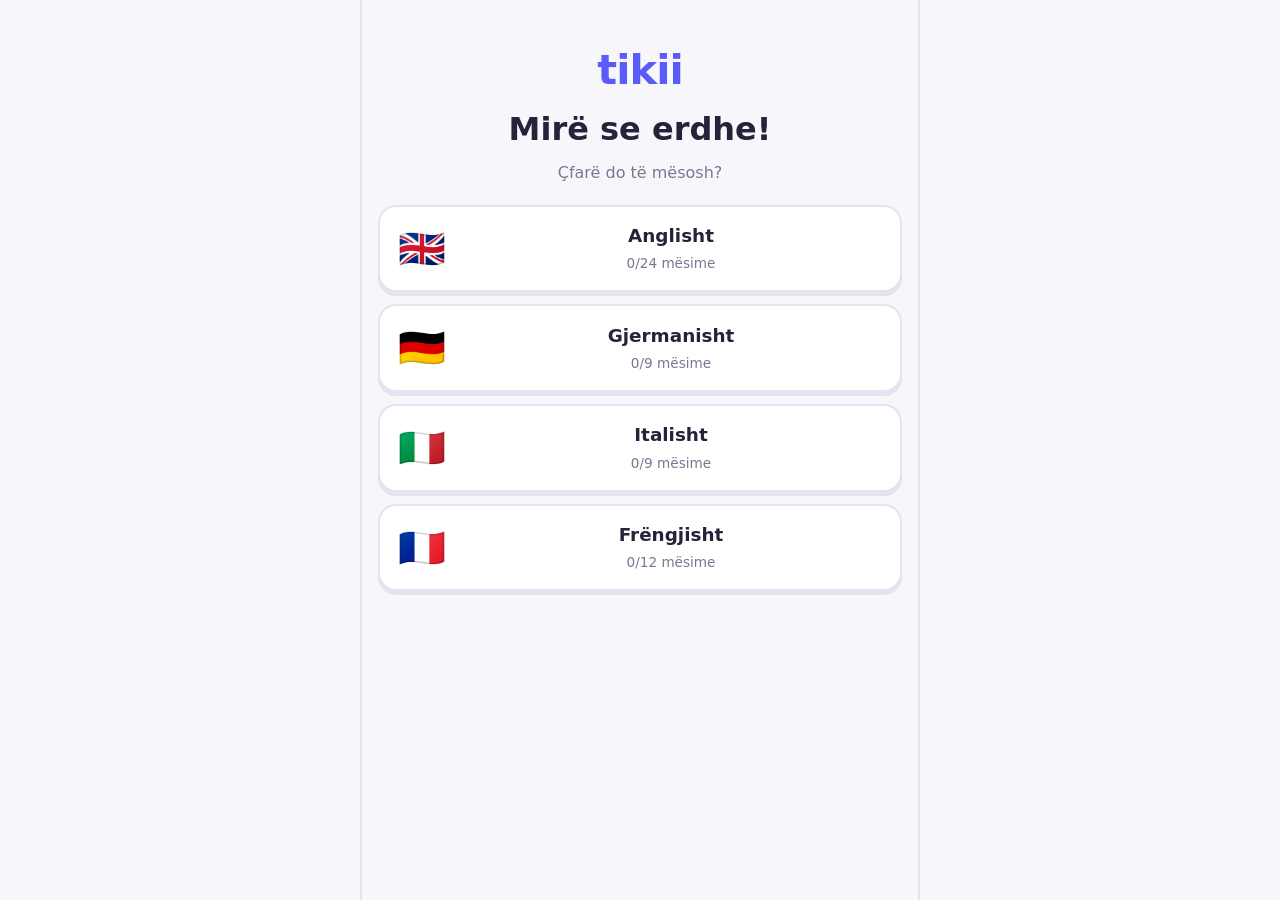
<file: index.html>
<!doctype html>
<html lang="sq">
<head>
  <meta charset="utf-8">
  <meta name="viewport" content="width=device-width, initial-scale=1, viewport-fit=cover">
  <title>Tikii</title>
  <meta name="description" content="Aplikacioni im personal për të mësuar gjuhë.">
  <meta name="theme-color" content="#5b5bf7">
  <meta name="apple-mobile-web-app-capable" content="yes">
  <meta name="apple-mobile-web-app-status-bar-style" content="default">
  <meta name="apple-mobile-web-app-title" content="Tikii">
  <link rel="manifest" href="manifest.json">
  <link rel="icon" href="icons/icon.svg" type="image/svg+xml">
  <link rel="apple-touch-icon" href="icons/icon-192.png">
  <link rel="stylesheet" href="css/style.css">
</head>
<body>
  <div id="app"></div>
  <noscript>Ky aplikacion ka nevojë për JavaScript.</noscript>
  <script src="js/courses.js"></script>
  <script src="js/app.js"></script>
</body>
</html>
</file>
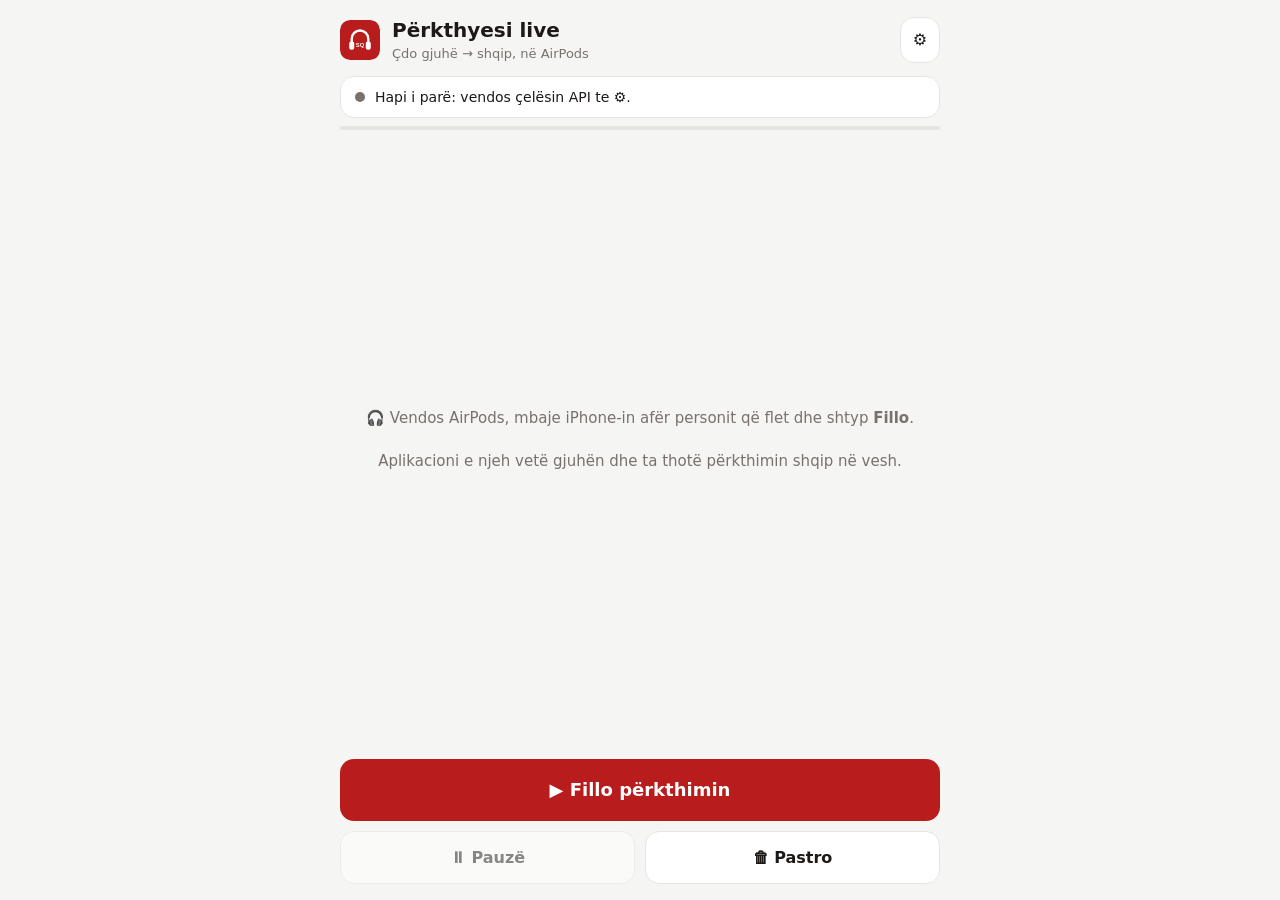
<file: perkthyes/index.html>
<!doctype html>
<html lang="sq">
<head>
  <meta charset="utf-8">
  <meta name="viewport" content="width=device-width, initial-scale=1, viewport-fit=cover">
  <title>Përkthyesi live</title>
  <meta name="description" content="Përkthim live nga çdo gjuhë në shqip, direkt në AirPods.">
  <meta name="theme-color" content="#b91c1c">
  <meta name="apple-mobile-web-app-capable" content="yes">
  <meta name="apple-mobile-web-app-status-bar-style" content="black-translucent">
  <meta name="apple-mobile-web-app-title" content="Përkthyesi">
  <link rel="manifest" href="manifest.json">
  <link rel="icon" href="icon.svg" type="image/svg+xml">
  <link rel="apple-touch-icon" href="icon.svg">
  <style>
    :root {
      --bg: #f5f5f4; --card: #fff; --text: #1c1917; --muted: #78716c; --line: #e7e5e4;
      --accent: #b91c1c; --accent-soft: #fee2e2; --ok: #15803d; --warn-bg: #fef3c7; --warn-text: #78350f;
    }
    @media (prefers-color-scheme: dark) {
      :root {
        --bg: #0c0a09; --card: #1c1917; --text: #f5f5f4; --muted: #a8a29e; --line: #292524;
        --accent: #ef4444; --accent-soft: #3b0d0d; --ok: #22c55e; --warn-bg: #3a2a07; --warn-text: #fde68a;
      }
    }
    * { box-sizing: border-box; -webkit-tap-highlight-color: transparent; }
    html, body { height: 100%; }
    body {
      margin: 0; background: var(--bg); color: var(--text);
      font: 16px/1.45 system-ui, -apple-system, "Segoe UI", Roboto, sans-serif;
      padding: calc(env(safe-area-inset-top) + 8px) 16px calc(16px + env(safe-area-inset-bottom));
    }
    main { max-width: 600px; margin: 0 auto; display: flex; flex-direction: column; min-height: 100%; }
    header { display: flex; align-items: center; gap: 12px; padding: 8px 0 12px; }
    header img { width: 40px; height: 40px; border-radius: 10px; }
    header h1 { font-size: 20px; margin: 0; }
    header p { margin: 0; color: var(--muted); font-size: 13px; }
    header .gear { margin-left: auto; width: auto; padding: 10px 12px; background: var(--card); color: var(--text); border: 1px solid var(--line); }

    button {
      font: inherit; font-weight: 600; border: 0; border-radius: 14px; cursor: pointer;
      padding: 14px 18px; width: 100%; background: var(--accent); color: #fff;
    }
    button.secondary { background: var(--card); color: var(--text); border: 1px solid var(--line); }
    button:disabled { opacity: .5; cursor: default; }

    .status { display: flex; align-items: center; gap: 10px; background: var(--card); border: 1px solid var(--line);
      border-radius: 14px; padding: 10px 14px; font-size: 14px; }
    .dot { width: 10px; height: 10px; border-radius: 50%; background: var(--muted); flex: none; }
    .dot.live { background: var(--ok); box-shadow: 0 0 0 0 var(--ok); animation: ping 1.6s infinite; }
    .dot.busy { background: #f59e0b; }
    .dot.err { background: var(--accent); }
    @keyframes ping { 0% { box-shadow: 0 0 0 0 rgba(34,197,94,.6); } 100% { box-shadow: 0 0 0 10px rgba(34,197,94,0); } }
    .status .time { margin-left: auto; color: var(--muted); font-variant-numeric: tabular-nums; }
    .meter { height: 4px; border-radius: 4px; background: var(--line); overflow: hidden; margin-top: 8px; }
    .meter i { display: block; height: 100%; width: 0; background: var(--ok); transition: width .08s linear; }

    #feed { flex: 1; overflow-y: auto; margin: 12px 0; display: flex; flex-direction: column; gap: 10px; min-height: 200px; }
    .empty { color: var(--muted); text-align: center; margin: auto; padding: 24px; font-size: 15px; }
    .card { background: var(--card); border: 1px solid var(--line); border-radius: 16px; padding: 12px 14px; }
    .card .src { color: var(--muted); font-size: 14px; margin-bottom: 6px; }
    .card .src:empty::before { content: "…"; }
    .card .sq { font-size: 19px; font-weight: 600; }
    .card .sq:empty::before { content: "duke përkthyer…"; color: var(--muted); font-weight: 400; font-size: 15px; }
    .card.speaking { border-color: var(--accent); background: var(--accent-soft); }

    .controls { display: grid; grid-template-columns: 1fr 1fr; gap: 10px; position: sticky; bottom: 0; padding-top: 8px; background: var(--bg); }
    .controls #start { grid-column: 1 / -1; padding: 18px; font-size: 18px; }

    dialog { border: 0; border-radius: 20px; padding: 0; width: min(560px, calc(100% - 24px)); background: var(--card); color: var(--text); }
    dialog::backdrop { background: rgba(0,0,0,.5); }
    .sheet { padding: 18px; display: flex; flex-direction: column; gap: 14px; max-height: 85vh; overflow-y: auto; }
    .sheet h2 { margin: 0; font-size: 18px; }
    label { display: flex; flex-direction: column; gap: 6px; font-size: 14px; font-weight: 600; }
    label small { font-weight: 400; color: var(--muted); }
    input, select { font: inherit; padding: 12px; border-radius: 12px; border: 1px solid var(--line); background: var(--bg); color: var(--text); width: 100%; }
    .note { background: var(--warn-bg); color: var(--warn-text); border-radius: 12px; padding: 10px 12px; font-size: 13px; }
    .note a { color: inherit; }
    .err-box { background: var(--accent-soft); color: var(--text); border: 1px solid var(--accent); border-radius: 12px; padding: 10px 12px; font-size: 14px; margin-top: 10px; display: none; }
  </style>
</head>
<body>
<main>
  <header>
    <img src="icon.svg" alt="">
    <div>
      <h1>Përkthyesi live</h1>
      <p>Çdo gjuhë → shqip, në AirPods</p>
    </div>
    <button class="gear" id="openSettings" aria-label="Cilësimet">⚙️</button>
  </header>

  <div class="status">
    <span class="dot" id="dot"></span>
    <span id="statusText">Gati. Lidh AirPods dhe shtyp “Fillo”.</span>
    <span class="time" id="timer"></span>
  </div>
  <div class="meter"><i id="level"></i></div>
  <div class="err-box" id="errBox"></div>

  <section id="feed">
    <div class="empty" id="empty">
      🎧 Vendos AirPods, mbaje iPhone-in afër personit që flet dhe shtyp <b>Fillo</b>.<br><br>
      Aplikacioni e njeh vetë gjuhën dhe ta thotë përkthimin shqip në vesh.
    </div>
  </section>

  <div class="controls">
    <button id="start">▶︎ Fillo përkthimin</button>
    <button class="secondary" id="pause" disabled>⏸ Pauzë</button>
    <button class="secondary" id="clear">🗑 Pastro</button>
  </div>
</main>

<dialog id="settings">
  <form method="dialog" class="sheet">
    <h2>⚙️ Cilësimet</h2>

    <label>Çelësi API i OpenAI
      <input id="apiKey" type="password" autocomplete="off" spellcheck="false" placeholder="sk-...">
      <small>Ruhet vetëm në këtë telefon. Merre te platform.openai.com → API keys.</small>
    </label>

    <label>Mikrofoni
      <select id="mic"><option value="">Mikrofoni i iPhone-it (rekomandohet)</option></select>
      <small>Përdor mikrofonin e iPhone-it që të dëgjohet personi tjetër, jo zëri yt nga AirPods.</small>
    </label>

    <label>Shpejtësia e reagimit
      <select id="pace">
        <option value="250">⚡ Maksimale – përkthen pas çdo pauze të shkurtër</option>
        <option value="400" selected>🚀 E shpejtë (rekomandohet)</option>
        <option value="700">🎯 E saktë – pret fjali më të plota</option>
      </select>
    </label>

    <label>Zëri
      <select id="voice">
        <option value="marin">Marin (femër)</option>
        <option value="cedar">Cedar (mashkull)</option>
        <option value="coral">Coral</option>
        <option value="sage">Sage</option>
        <option value="ash">Ash</option>
        <option value="verse">Verse</option>
        <option value="alloy">Alloy</option>
      </select>
    </label>

    <label>Shpejtësia e zërit: <span id="speedVal">1.10×</span>
      <input id="speed" type="range" min="0.8" max="1.5" step="0.05" value="1.1">
    </label>

    <label>Modeli
      <input id="model" type="text" spellcheck="false" value="gpt-realtime-2">
      <small>Nëse nuk punon, provo <code>gpt-realtime</code>.</small>
    </label>

    <div class="note">
      Përkthimi bëhet nga OpenAI (Realtime API) dhe paguhet sipas minutave të përdorura nga llogaria jote.
      Kur nuk përdoret, shtyp “Ndalo” që të mos harxhosh.
    </div>

    <button value="save">Ruaj</button>
  </form>
</dialog>

<audio id="out" autoplay playsinline></audio>
<script src="app.js"></script>
</body>
</html>
</file>
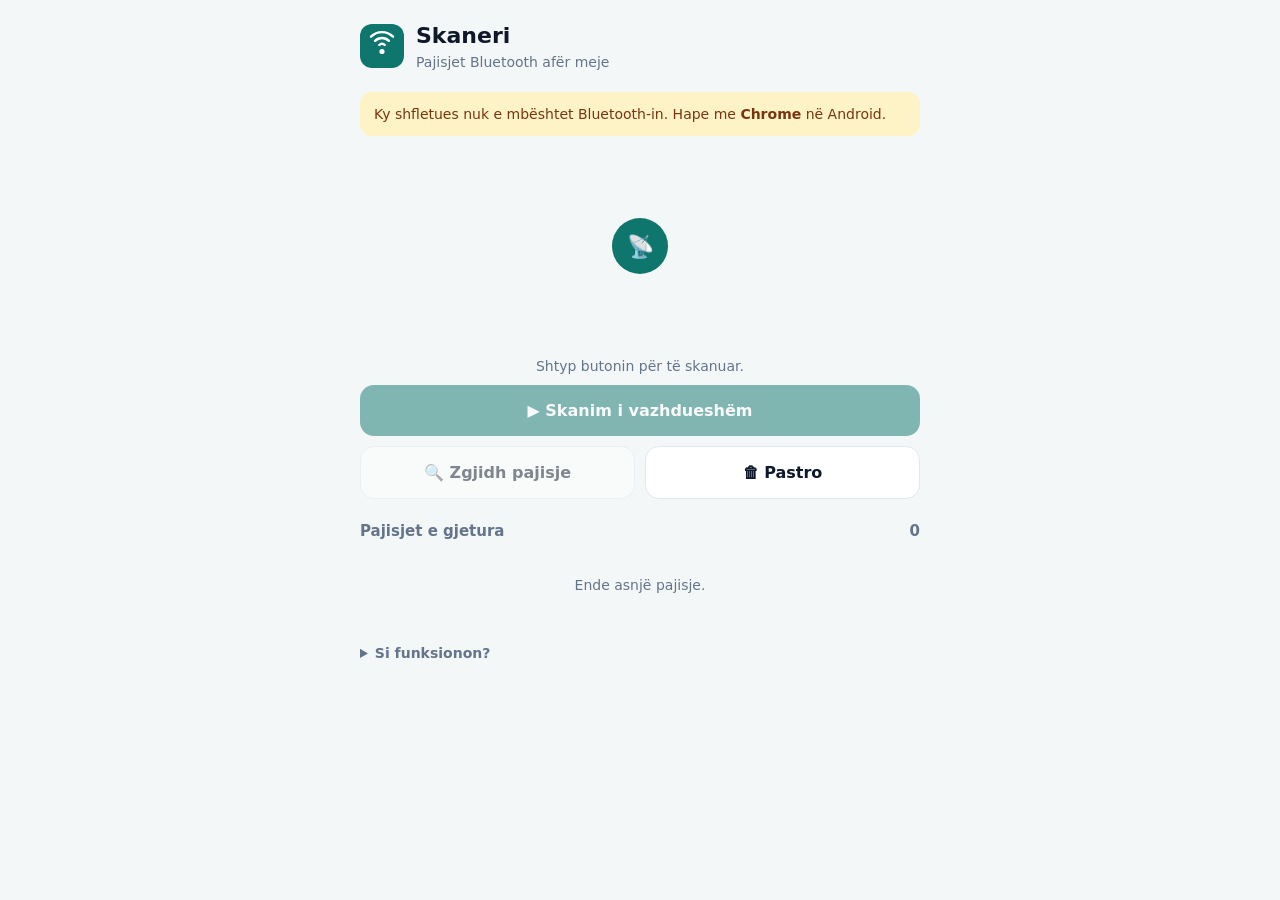
<file: skaner/index.html>
<!doctype html>
<html lang="sq">
<head>
  <meta charset="utf-8">
  <meta name="viewport" content="width=device-width, initial-scale=1, viewport-fit=cover">
  <title>Skaneri</title>
  <meta name="description" content="Skanon pajisjet Bluetooth që janë afër telefonit.">
  <meta name="theme-color" content="#0f766e">
  <meta name="apple-mobile-web-app-capable" content="yes">
  <meta name="apple-mobile-web-app-title" content="Skaneri">
  <link rel="manifest" href="manifest.json">
  <link rel="icon" href="icon.svg" type="image/svg+xml">
  <style>
    :root {
      --bg: #f4f7f7; --card: #fff; --text: #0f172a; --muted: #64748b;
      --line: #e2e8f0; --accent: #0f766e; --accent-2: #14b8a6;
      --good: #16a34a; --mid: #ca8a04; --bad: #dc2626; --warn-bg: #fef3c7; --warn-text: #78350f;
    }
    @media (prefers-color-scheme: dark) {
      :root {
        --bg: #0b1220; --card: #111a2e; --text: #e2e8f0; --muted: #94a3b8;
        --line: #1e293b; --accent: #14b8a6; --accent-2: #2dd4bf; --warn-bg: #3a2a07; --warn-text: #fde68a;
      }
    }
    * { box-sizing: border-box; }
    body {
      margin: 0; background: var(--bg); color: var(--text);
      font: 16px/1.45 system-ui, -apple-system, "Segoe UI", Roboto, sans-serif;
      padding: env(safe-area-inset-top) 16px calc(24px + env(safe-area-inset-bottom));
    }
    main { max-width: 560px; margin: 0 auto; }
    header { display: flex; align-items: center; gap: 12px; padding: 20px 0 8px; }
    header img { width: 44px; height: 44px; border-radius: 12px; }
    h1 { font-size: 22px; margin: 0; }
    header p { margin: 0; color: var(--muted); font-size: 14px; }

    .radar { position: relative; width: 180px; height: 180px; margin: 20px auto; }
    .radar span {
      position: absolute; inset: 0; border-radius: 50%; border: 2px solid var(--accent);
      opacity: 0; transform: scale(.3);
    }
    .radar.on span { animation: pulse 2.4s ease-out infinite; }
    .radar.on span:nth-child(2) { animation-delay: .8s; }
    .radar.on span:nth-child(3) { animation-delay: 1.6s; }
    .radar b {
      position: absolute; inset: 62px; border-radius: 50%; background: var(--accent);
      display: grid; place-items: center; color: #fff; font-size: 22px;
    }
    @keyframes pulse { 0% { opacity: .9; transform: scale(.3); } 100% { opacity: 0; transform: scale(1); } }

    button {
      font: inherit; font-weight: 600; border: 0; border-radius: 14px; cursor: pointer;
      padding: 14px 18px; width: 100%; background: var(--accent); color: #fff;
    }
    button.secondary { background: var(--card); color: var(--text); border: 1px solid var(--line); }
    button:disabled { opacity: .5; cursor: default; }
    .row { display: flex; gap: 10px; margin: 10px 0; }
    .row button { flex: 1; }

    .note {
      background: var(--warn-bg); color: var(--warn-text); border-radius: 12px;
      padding: 12px 14px; font-size: 14px; margin: 12px 0;
    }
    .status { text-align: center; color: var(--muted); font-size: 14px; min-height: 20px; margin: 8px 0; }

    h2 { font-size: 15px; color: var(--muted); font-weight: 600; margin: 22px 0 8px; display: flex; justify-content: space-between; }
    ul { list-style: none; padding: 0; margin: 0; }
    li {
      background: var(--card); border: 1px solid var(--line); border-radius: 14px;
      padding: 12px 14px; margin-bottom: 8px; display: grid; grid-template-columns: 40px 1fr auto; gap: 12px; align-items: center;
    }
    li .ico { width: 40px; height: 40px; border-radius: 10px; background: color-mix(in srgb, var(--accent) 15%, transparent); display: grid; place-items: center; font-size: 20px; }
    li .name { font-weight: 600; overflow-wrap: anywhere; }
    li .meta { color: var(--muted); font-size: 13px; overflow-wrap: anywhere; }
    li .sig { text-align: right; font-size: 13px; color: var(--muted); white-space: nowrap; }
    li .sig strong { display: block; font-size: 15px; }
    .bars { display: inline-flex; gap: 2px; align-items: flex-end; height: 14px; }
    .bars i { width: 4px; background: var(--line); border-radius: 1px; }
    .bars i:nth-child(1) { height: 25%; } .bars i:nth-child(2) { height: 50%; }
    .bars i:nth-child(3) { height: 75%; } .bars i:nth-child(4) { height: 100%; }
    .bars i.on { background: var(--sig, var(--good)); }
    .empty { text-align: center; color: var(--muted); padding: 24px 0; font-size: 14px; }
    details { margin-top: 24px; color: var(--muted); font-size: 14px; }
    summary { cursor: pointer; font-weight: 600; }
  </style>
</head>
<body>
<main>
  <header>
    <img src="icon.svg" alt="">
    <div>
      <h1>Skaneri</h1>
      <p>Pajisjet Bluetooth afër meje</p>
    </div>
  </header>

  <div id="unsupported" class="note" hidden></div>

  <div class="radar" id="radar"><span></span><span></span><span></span><b>📡</b></div>
  <div class="status" id="status">Shtyp butonin për të skanuar.</div>

  <button id="btnLive">▶︎ Skanim i vazhdueshëm</button>
  <div class="row">
    <button id="btnPick" class="secondary">🔍 Zgjidh pajisje</button>
    <button id="btnClear" class="secondary">🗑 Pastro</button>
  </div>

  <h2><span>Pajisjet e gjetura</span><span id="count">0</span></h2>
  <ul id="list"></ul>
  <div class="empty" id="empty">Ende asnjë pajisje.</div>

  <details>
    <summary>Si funksionon?</summary>
    <p><b>Skanim i vazhdueshëm</b> dëgjon të gjitha pajisjet Bluetooth (BLE) përreth dhe tregon fuqinë e sinjalit dhe largësinë e përafërt. Te Chrome në Android duhet ndezur një herë:
      <code>chrome://flags/#enable-experimental-web-platform-features</code> → <i>Enabled</i>.</p>
    <p><b>Zgjidh një pajisje</b> hap listën e Chrome me pajisjet afër. Kur zgjedh njërën, aplikacioni lidhet me të dhe lexon emrin, baterinë dhe prodhuesin (nëse pajisja i jep).</p>
    <p>Largësia është vetëm një vlerësim nga fuqia e sinjalit – muret dhe trupi e ndryshojnë shumë.</p>
    <p>Duhet ndezur Bluetooth-i. Në Android duhet edhe Vendndodhja (Location); në iPhone, kur pyet Bluefy, lejoja Bluetooth-in.</p>
  </details>
</main>

<script>
(() => {
  const $ = (id) => document.getElementById(id);
  const bt = navigator.bluetooth;
  const devices = new Map(); // id -> { id, name, rssi, tx, seen, extra }
  let scan = null;
  let tick = null;

  // ---------- Kontrolli i mbështetjes ----------
  const canPick = !!(bt && bt.requestDevice);
  const canLive = !!(bt && bt.requestLEScan);

  const ios = /iPhone|iPad|iPod/.test(navigator.userAgent) ||
    (navigator.platform === "MacIntel" && navigator.maxTouchPoints > 1);
  const noLiveMsg = ios
    ? "Në iPhone përdor butonin “Zgjidh pajisje”: hapet lista e pajisjeve afër, me sinjalin e secilës."
    : "Skanimi i vazhdueshëm është i fikur. Hap <code>chrome://flags/#enable-experimental-web-platform-features</code>, zgjidh <b>Enabled</b> dhe rinise Chrome. Ndërkohë mund të përdorësh “Zgjidh pajisje”.";

  if (!bt) {
    $("unsupported").hidden = false;
    $("unsupported").innerHTML = ios
      ? "Safari në iPhone nuk e lejon Bluetooth-in. Shkarko aplikacionin falas <b>Bluefy – Web BLE Browser</b> nga App Store dhe hape këtë faqe aty."
      : "Ky shfletues nuk e mbështet Bluetooth-in. Hape me <b>Chrome</b> në Android.";
    $("btnLive").disabled = true;
    $("btnPick").disabled = true;
  } else if (!canLive) {
    $("unsupported").hidden = false;
    $("unsupported").innerHTML = noLiveMsg;
  }

  // ---------- Ndihmës ----------
  const COMPANIES = { 0x004c: "Apple", 0x0075: "Samsung", 0x0006: "Microsoft", 0x00e0: "Google",
    0x0157: "Huawei", 0x038f: "Xiaomi", 0x0087: "Garmin", 0x0059: "Nordic", 0x012d: "Sony",
    0x00d2: "Bose", 0x0310: "JBL/Harman", 0x02e5: "Espressif", 0x0171: "Amazon", 0x0002: "Intel" };

  function distance(rssi, tx) {
    if (rssi == null) return null;
    const ref = tx != null && tx < 0 ? tx - 41 : -59; // fuqia e pritur në 1 m
    return Math.pow(10, (ref - rssi) / 20);
  }
  function fmtDist(d) {
    if (d == null) return "";
    if (d < 1) return "< 1 m";
    if (d < 10) return "~" + d.toFixed(1) + " m";
    return "~" + Math.round(d) + " m";
  }
  function level(rssi) {
    if (rssi == null) return 0;
    if (rssi > -60) return 4;
    if (rssi > -70) return 3;
    if (rssi > -82) return 2;
    return 1;
  }
  function icon(d) {
    const n = (d.name || "").toLowerCase();
    if (/watch|band|fit|garmin|amazfit/.test(n)) return "⌚";
    if (/bud|pods|head|ear|jbl|bose|sony wh|wf-|audio|speaker/.test(n)) return "🎧";
    if (/tv|bravia|samsung tv|lg/.test(n)) return "📺";
    if (/phone|iphone|galaxy|pixel|redmi/.test(n)) return "📱";
    if (/mac|laptop|pc|desktop/.test(n)) return "💻";
    if (/mouse|keyboard|key/.test(n)) return "⌨️";
    if (/car|bmw|audi|vw|toyota/.test(n)) return "🚗";
    if (d.company === "Apple") return "🍏";
    return "🔵";
  }
  function ago(t) {
    const s = Math.round((Date.now() - t) / 1000);
    return s < 3 ? "tani" : s < 60 ? s + " s më parë" : Math.round(s / 60) + " min më parë";
  }
  const esc = (s) => String(s).replace(/[&<>"]/g, (c) => ({ "&": "&amp;", "<": "&lt;", ">": "&gt;", '"': "&quot;" }[c]));

  // ---------- Lista ----------
  function upsert(id, data) {
    const d = devices.get(id) || { id, name: null, rssi: null, tx: null, seen: Date.now(), extra: {} };
    for (const [k, v] of Object.entries(data)) {
      if (k === "extra") Object.assign(d.extra, v);
      else if (v != null) d[k] = v;
    }
    d.seen = Date.now();
    devices.set(id, d);
    render();
  }

  function render() {
    const arr = [...devices.values()].sort((a, b) => (b.rssi ?? -999) - (a.rssi ?? -999));
    $("count").textContent = arr.length;
    $("empty").hidden = arr.length > 0;
    $("list").innerHTML = arr.map((d) => {
      const lv = level(d.rssi);
      const color = lv >= 3 ? "var(--good)" : lv === 2 ? "var(--mid)" : "var(--bad)";
      const meta = [d.company, ...Object.entries(d.extra).map(([k, v]) => k + ": " + v), ago(d.seen)]
        .filter(Boolean).map(esc).join(" · ");
      const sig = d.rssi != null
        ? `<strong>${fmtDist(distance(d.rssi, d.tx))}</strong>
           <span class="bars" style="--sig:${color}">${[1,2,3,4].map((i) => `<i class="${i <= lv ? "on" : ""}"></i>`).join("")}</span>
           ${d.rssi} dBm`
        : "";
      return `<li>
        <div class="ico">${icon(d)}</div>
        <div><div class="name">${esc(d.name || "Pajisje pa emër")}</div><div class="meta">${meta}</div></div>
        <div class="sig">${sig}</div>
      </li>`;
    }).join("");
  }

  function setStatus(t) { $("status").textContent = t; }

  // ---------- Skanimi i vazhdueshëm ----------
  async function startLive() {
    try {
      scan = await bt.requestLEScan({ acceptAllAdvertisements: true, keepRepeatedDevices: true });
      bt.addEventListener("advertisementreceived", onAdvert);
      $("radar").classList.add("on");
      $("btnLive").textContent = "■ Ndalo skanimin";
      setStatus("Duke skanuar…");
      tick = setInterval(() => {
        // Hiq pajisjet që nuk janë parë për 60 sekonda.
        const now = Date.now();
        for (const [id, d] of devices) if (d.rssi != null && now - d.seen > 60000) devices.delete(id);
        render();
      }, 2000);
    } catch (e) {
      setStatus(friendly(e));
    }
  }
  function stopLive() {
    if (scan && scan.active) scan.stop();
    scan = null;
    bt.removeEventListener("advertisementreceived", onAdvert);
    clearInterval(tick);
    $("radar").classList.remove("on");
    $("btnLive").textContent = "▶︎ Skanim i vazhdueshëm";
    setStatus(`Skanimi u ndal. U gjetën ${devices.size} pajisje.`);
  }
  function onAdvert(ev) {
    let company = null;
    if (ev.manufacturerData) for (const key of ev.manufacturerData.keys()) { company = COMPANIES[key] || null; break; }
    upsert(ev.device.id, { name: ev.device.name || ev.name, rssi: ev.rssi, tx: ev.txPower, company });
  }

  $("btnLive").addEventListener("click", () => {
    if (!canLive) {
      setStatus(ios ? "Në iPhone përdor butonin “Zgjidh pajisje”." : "Ndiz flag-un e Chrome (shih shënimin lart), ose përdor “Zgjidh pajisje”.");
      return;
    }
    scan ? stopLive() : startLive();
  });

  // ---------- Zgjidh një pajisje (funksionon pa flag) ----------
  $("btnPick").addEventListener("click", async () => {
    let device;
    try {
      $("radar").classList.add("on");
      setStatus("Zgjidh një pajisje nga lista…");
      device = await bt.requestDevice({
        acceptAllDevices: true,
        optionalServices: ["battery_service", "device_information"],
      });
    } catch (e) {
      if (!scan) $("radar").classList.remove("on");
      setStatus(friendly(e));
      return;
    }
    upsert(device.id, { name: device.name });
    watchSignal(device);
    await readInfo(device);
    if (!scan) $("radar").classList.remove("on");
  });

  // Nëse shfletuesi e lejon, ndiq sinjalin e pajisjes së zgjedhur.
  async function watchSignal(device) {
    if (!device.watchAdvertisements) return;
    try {
      device.addEventListener("advertisementreceived", (ev) => upsert(device.id, { rssi: ev.rssi, tx: ev.txPower }));
      await device.watchAdvertisements();
    } catch (_) { /* jo e mbështetur */ }
  }

  async function readInfo(device) {
    if (!device.gatt) return;
    setStatus(`Duke u lidhur me ${device.name || "pajisjen"}…`);
    let server;
    try {
      server = await device.gatt.connect();
    } catch (e) {
      setStatus(`U shtua ${device.name || "pajisja"}. Lidhja nuk u lejua (shumë pajisje nuk lejojnë lidhje).`);
      return;
    }
    const extra = {};
    try {
      const s = await server.getPrimaryService("battery_service");
      const v = await (await s.getCharacteristic("battery_level")).readValue();
      extra["Bateria"] = v.getUint8(0) + "%";
    } catch (_) {}
    try {
      const s = await server.getPrimaryService("device_information");
      const dec = new TextDecoder();
      for (const [uuid, label] of [["manufacturer_name_string", "Prodhuesi"], ["model_number_string", "Modeli"]]) {
        try { extra[label] = dec.decode(await (await s.getCharacteristic(uuid)).readValue()).trim(); } catch (_) {}
      }
    } catch (_) {}
    upsert(device.id, { extra });
    setStatus(Object.keys(extra).length
      ? `U lexuan të dhënat nga ${device.name || "pajisja"}.`
      : `U lidh me ${device.name || "pajisjen"}, por nuk jep informacion shtesë.`);
    try { server.disconnect(); } catch (_) {}
  }

  $("btnClear").addEventListener("click", () => { devices.clear(); render(); setStatus("Lista u pastrua."); });

  function friendly(e) {
    const m = (e && (e.name + " " + e.message)) || "";
    if (/NotFoundError|cancel/i.test(m)) return "Nuk u zgjodh asnjë pajisje.";
    if (/NotAllowed|permission/i.test(m)) return "Leja u refuzua. Lejo Bluetooth-in dhe Vendndodhjen për këtë faqe.";
    if (/adapter|unavailable|off/i.test(m)) return "Bluetooth-i duket i fikur. Ndize dhe provo përsëri.";
    if (/SecurityError|secure/i.test(m)) return "Faqja duhet hapur me https:// që Bluetooth-i të punojë.";
    return "Gabim: " + (e && e.message || e);
  }

  render();
  if ("serviceWorker" in navigator) navigator.serviceWorker.register("sw.js").catch(() => {});
})();
</script>
</body>
</html>
</file>
<file: css/style.css>
:root {
  --bg: #f7f7fb;
  --card: #ffffff;
  --text: #24233a;
  --muted: #7a7891;
  --line: #e4e3ef;
  --primary: #5b5bf7;
  --primary-dark: #4242c9;
  --good: #22a861;
  --good-bg: #dcf6e7;
  --bad: #e5484d;
  --bad-bg: #fde4e5;
  --gold: #f5a524;
  --tile: #ffffff;
  --shadow: 0 4px 0;
  color-scheme: light;
}
@media (prefers-color-scheme: dark) {
  :root {
    --bg: #14131f;
    --card: #1e1d2c;
    --text: #ecebf7;
    --muted: #9b99b5;
    --line: #34324a;
    --primary: #7b7bff;
    --primary-dark: #5555d6;
    --good: #3cc47c;
    --good-bg: #173326;
    --bad: #ff6b70;
    --bad-bg: #3a1c20;
    --tile: #25243a;
    color-scheme: dark;
  }
}

* { box-sizing: border-box; -webkit-tap-highlight-color: transparent; }
html, body { margin: 0; height: 100%; }
body {
  background: var(--bg);
  color: var(--text);
  font: 16px/1.45 "Nunito", ui-rounded, system-ui, -apple-system, "Segoe UI", Roboto, sans-serif;
}
#app {
  max-width: 560px;
  margin: 0 auto;
  height: 100dvh;
  display: flex;
  flex-direction: column;
}
button { font: inherit; color: inherit; cursor: pointer; }
button:disabled { cursor: default; }
h1, h2, h3 { margin: 0 0 .4em; line-height: 1.2; }
.scroll { flex: 1; overflow-y: auto; padding: 16px 16px 24px; }
.center { text-align: center; }
.sub { color: var(--muted); margin: 0 0 1em; }
.hint { color: var(--muted); font-size: .9em; text-align: center; }

/* ---------- Topbar & nav ---------- */
.topbar {
  display: flex; gap: 8px; justify-content: space-between; align-items: center;
  padding: max(10px, env(safe-area-inset-top)) 16px 10px;
  border-bottom: 2px solid var(--line);
  background: var(--bg);
}
.chip {
  border: none; background: none; font-weight: 800; padding: 6px 8px; border-radius: 12px;
  display: flex; align-items: center; gap: 4px; font-size: 1.05rem; white-space: nowrap;
}
button.chip { font-size: 1.5rem; padding: 2px 8px; }
button.chip:hover { background: var(--line); }
.chip.on-fire { color: #ff8a00; }
.chip.gem { color: var(--gold); }
.chip.heart { color: var(--bad); }
.chip.muted { color: var(--muted); filter: grayscale(.6); }
.navbar {
  display: flex; border-top: 2px solid var(--line); background: var(--bg);
  padding-bottom: env(safe-area-inset-bottom);
}
.nav-btn {
  flex: 1; border: none; background: none; padding: 8px 0 10px; font-size: .75rem; font-weight: 700;
  color: var(--muted); display: flex; flex-direction: column; align-items: center; gap: 2px;
}
.nav-btn span { font-size: 1.4rem; filter: grayscale(1); opacity: .7; }
.nav-btn.active { color: var(--primary); }
.nav-btn.active span { filter: none; opacity: 1; }

/* ---------- Buttons ---------- */
.btn {
  border: 2px solid var(--line); background: var(--card); border-radius: 16px; padding: 12px 18px;
  font-weight: 800; letter-spacing: .3px; box-shadow: var(--shadow) var(--line); transition: transform .05s;
}
.btn:active:not(:disabled) { transform: translateY(3px); box-shadow: 0 1px 0 var(--line); }
.btn.big { width: 100%; padding: 14px; font-size: 1.05rem; }
.btn.primary { background: var(--primary); border-color: var(--primary); color: #fff; box-shadow: var(--shadow) var(--primary-dark); }
.btn.success { background: var(--good); border-color: var(--good); color: #fff; box-shadow: var(--shadow) #17824a; }
.btn.danger { background: var(--bad); border-color: var(--bad); color: #fff; box-shadow: var(--shadow) #b5303a; }
.btn.danger-outline { width: 100%; color: var(--bad); margin-top: 10px; }
.btn.ghost { background: none; border: none; box-shadow: none; color: var(--muted); padding: 12px 4px; }
.btn:disabled { background: var(--line); border-color: var(--line); color: var(--muted); box-shadow: var(--shadow) var(--line); }
.btn-row { display: flex; gap: 8px; margin-top: 14px; }
.btn-row .btn { flex: 1; font-size: .9rem; padding: 10px; }
.link { background: none; border: none; color: var(--primary); font-weight: 700; padding: 0; }

/* ---------- Cards ---------- */
.card {
  background: var(--card); border: 2px solid var(--line); border-radius: 20px; padding: 18px; margin-bottom: 14px;
}
.card h2 small { color: var(--muted); font-weight: 600; }
.stats-row, .stats-grid { display: grid; gap: 10px; margin: 14px 0; }
.stats-row { grid-template-columns: 1fr 1fr; }
.stats-grid { grid-template-columns: 1fr 1fr; }
.stat { border: 2px solid var(--line); border-radius: 14px; padding: 10px 12px; }
.stat b { display: block; font-size: 1.3rem; }
.stat span { color: var(--muted); font-size: .85rem; }

/* ---------- Welcome ---------- */
.welcome { text-align: center; padding-top: 40px; }
.welcome .back { display: block; text-align: left; margin-bottom: 10px; }
.logo {
  font-size: 2.6rem; font-weight: 900; color: var(--primary); letter-spacing: -1px; margin-bottom: 10px;
}
.course-list { display: grid; gap: 12px; margin-top: 20px; text-align: left; }
.course-card {
  display: grid; grid-template-columns: auto 1fr; grid-template-rows: auto auto; column-gap: 14px;
  align-items: center; background: var(--card); border: 2px solid var(--line); border-radius: 18px; padding: 14px 18px;
  box-shadow: var(--shadow) var(--line);
}
.course-card.selected { border-color: var(--primary); box-shadow: var(--shadow) var(--primary); }
.course-card .flag { grid-row: span 2; font-size: 2.4rem; }
.course-card .cname { font-weight: 800; font-size: 1.15rem; }
.course-card .cprog { color: var(--muted); font-size: .85rem; }

/* ---------- Path ---------- */
.unit { margin-bottom: 26px; --u: var(--primary); --ud: var(--primary-dark); }
.unit.u1 { --u: #12a594; --ud: #0b7a6d; }
.unit.u2 { --u: #e5484d; --ud: #b5303a; }
.unit.u3 { --u: #f5a524; --ud: #c27c0e; }
.unit.u4 { --u: #8e4ec6; --ud: #6a3399; }
.unit.u5 { --u: #0090ff; --ud: #006bc2; }
.unit-head {
  background: var(--u); color: #fff; border-radius: 18px; padding: 14px 18px; box-shadow: var(--shadow) var(--ud);
}
.unit-head small { font-weight: 800; opacity: .85; letter-spacing: .5px; }
.unit-head h2 { margin: 2px 0; font-size: 1.3rem; }
.unit-head p { margin: 0; opacity: .9; }
.path { display: flex; flex-direction: column; align-items: center; gap: 36px; padding: 26px 0 6px; }
.node-wrap { position: relative; display: flex; flex-direction: column; align-items: center; }
.node {
  width: 72px; height: 66px; border-radius: 50%; border: none; font-size: 1.7rem; font-weight: 900; color: #fff;
  background: var(--u); box-shadow: 0 7px 0 var(--ud); transition: transform .06s;
}
.node:active:not(:disabled) { transform: translateY(5px); box-shadow: 0 2px 0 var(--ud); }
.node.done { background: var(--gold); box-shadow: 0 7px 0 #c27c0e; }
.node.locked { background: var(--line); box-shadow: 0 7px 0 #c9c7d9; color: var(--muted); font-size: 1.3rem; }
@media (prefers-color-scheme: dark) { .node.locked { box-shadow: 0 7px 0 #0e0d16; } }
.node.current { outline: 5px solid color-mix(in srgb, var(--u) 30%, transparent); outline-offset: 5px; }
.node-label { margin-top: 12px; font-size: .85rem; font-weight: 700; color: var(--muted); text-align: center; }
.stars { display: block; color: var(--gold); letter-spacing: 2px; font-size: .8rem; }
.start-bubble {
  position: absolute; top: -34px; background: var(--card); color: var(--u); border: 2px solid var(--line);
  font-weight: 900; font-size: .8rem; padding: 3px 10px; border-radius: 10px; animation: bob 1.2s ease-in-out infinite;
}
@keyframes bob { 50% { transform: translateY(-4px); } }

/* ---------- Words ---------- */
.word-list { list-style: none; padding: 0; margin: 0; }
.word-list li { display: flex; align-items: center; gap: 12px; padding: 10px 0; border-bottom: 1px solid var(--line); }
.word-list li:last-child { border-bottom: none; }
.word-list li div { flex: 1; display: flex; flex-direction: column; }
.word-list li span { color: var(--muted); font-size: .9rem; }
.word-list em { color: var(--bad); font-style: normal; font-size: .8rem; }
.speak-sm {
  border: none; background: color-mix(in srgb, var(--primary) 15%, transparent); border-radius: 12px;
  width: 38px; height: 38px; font-size: 1.1rem; flex-shrink: 0;
}

/* ---------- Profile ---------- */
.chart { display: flex; gap: 6px; height: 140px; align-items: flex-end; margin-top: 10px; }
.bar-col { flex: 1; height: 100%; display: flex; flex-direction: column; justify-content: flex-end; align-items: center; gap: 4px; }
.bar { width: 100%; max-width: 36px; background: color-mix(in srgb, var(--primary) 45%, transparent); border-radius: 8px 8px 4px 4px; }
.bar.hit { background: var(--gold); }
.bar-col .v { font-size: .75rem; color: var(--muted); font-weight: 700; min-height: 1em; }
.bar-col .d { font-size: .8rem; color: var(--muted); font-weight: 700; }
.settings .row, .toggle { display: flex; justify-content: space-between; align-items: center; padding: 10px 0; gap: 12px; }
.settings select {
  font: inherit; padding: 8px 10px; border-radius: 12px; border: 2px solid var(--line); background: var(--card); color: var(--text);
}
.toggle input { display: none; }
.toggle i { width: 48px; height: 28px; border-radius: 14px; background: var(--line); position: relative; flex-shrink: 0; transition: background .2s; }
.toggle i::after {
  content: ""; position: absolute; top: 3px; left: 3px; width: 22px; height: 22px; border-radius: 50%; background: #fff;
  transition: transform .2s; box-shadow: 0 1px 3px #0003;
}
.toggle input:checked + i { background: var(--good); }
.toggle input:checked + i::after { transform: translateX(20px); }

/* ---------- Exercise ---------- */
.exercise { display: flex; flex-direction: column; height: 100%; }
.ex-head { display: flex; align-items: center; gap: 12px; padding: max(14px, env(safe-area-inset-top)) 16px 8px; }
.x { border: none; background: none; font-size: 1.4rem; color: var(--muted); padding: 4px; }
.progress { flex: 1; height: 16px; background: var(--line); border-radius: 8px; overflow: hidden; }
.progress div {
  height: 100%; background: var(--good); border-radius: 8px; transition: width .35s ease;
  background-image: linear-gradient(#ffffff40, #ffffff40); background-size: 100% 35%; background-repeat: no-repeat; background-position: 0 25%;
}
.ex-body { flex: 1; overflow-y: auto; padding: 14px 16px; display: flex; flex-direction: column; }
.tag { align-self: flex-start; font-size: .75rem; font-weight: 900; color: var(--primary); letter-spacing: .5px; margin-bottom: 6px; }
.tag.warn { color: #d97706; }
.q { font-size: 1.4rem; margin-bottom: 18px; }
.hl { color: var(--primary); }
.bubble {
  align-self: flex-start; border: 2px solid var(--line); border-radius: 16px; padding: 12px 16px; font-size: 1.15rem;
  margin-bottom: 22px; background: var(--card); max-width: 100%;
}
.bubble.with-speaker { display: flex; align-items: center; gap: 12px; }
.options { display: grid; gap: 10px; }
.option {
  display: flex; align-items: center; gap: 12px; text-align: left; background: var(--tile); border: 2px solid var(--line);
  border-radius: 16px; padding: 14px 16px; font-size: 1.05rem; box-shadow: var(--shadow) var(--line);
}
.option kbd {
  font: inherit; font-size: .8rem; color: var(--muted); border: 2px solid var(--line); border-radius: 8px;
  width: 26px; height: 26px; display: inline-grid; place-items: center; flex-shrink: 0;
}
.option.selected {
  border-color: var(--primary); background: color-mix(in srgb, var(--primary) 12%, var(--tile));
  box-shadow: var(--shadow) var(--primary); color: var(--primary);
}
.option.selected kbd { border-color: var(--primary); color: var(--primary); }
.answer-line {
  min-height: 110px; border-top: 2px solid var(--line); border-bottom: 2px solid var(--line);
  display: flex; flex-wrap: wrap; gap: 8px; align-content: flex-start; padding: 12px 0; margin-bottom: 22px;
  background-image: linear-gradient(transparent 51px, var(--line) 51px, var(--line) 53px, transparent 53px);
}
.bank { display: flex; flex-wrap: wrap; gap: 8px; justify-content: center; }
.tile {
  background: var(--tile); border: 2px solid var(--line); border-radius: 12px; padding: 8px 14px; font-size: 1.05rem;
  box-shadow: 0 3px 0 var(--line);
}
.tile.ghost { background: var(--line); color: transparent; box-shadow: none; }
.type-in {
  width: 100%; font: inherit; font-size: 1.15rem; padding: 14px; border-radius: 16px; border: 2px solid var(--line);
  background: var(--card); color: var(--text); resize: none;
}
.type-in:focus { outline: none; border-color: var(--primary); }
.listen-btns { display: flex; gap: 14px; justify-content: center; align-items: flex-end; margin-bottom: 26px; }
.big-speaker, .small-speaker {
  border: none; border-radius: 20px; background: var(--primary); color: #fff; box-shadow: var(--shadow) var(--primary-dark);
}
.big-speaker { width: 110px; height: 90px; font-size: 2.6rem; }
.small-speaker { width: 64px; height: 56px; font-size: 1.6rem; }
.match-grid { display: grid; grid-template-columns: 1fr 1fr; gap: 12px; }
.match-grid > div { display: grid; gap: 10px; align-content: start; }
.tile.match { padding: 14px 8px; width: 100%; }
.tile.match.selected { border-color: var(--primary); color: var(--primary); box-shadow: 0 3px 0 var(--primary); }
.tile.match.solved { opacity: .35; box-shadow: none; }
.tile.match.bad { border-color: var(--bad); color: var(--bad); box-shadow: 0 3px 0 var(--bad); animation: shake .3s; }
@keyframes shake { 25% { transform: translateX(-4px); } 75% { transform: translateX(4px); } }

.ex-foot {
  display: flex; flex-direction: column; gap: 12px; padding: 16px 16px max(16px, env(safe-area-inset-bottom));
  border-top: 2px solid var(--line);
}
.ex-foot:not(.good):not(.bad) { flex-direction: row; justify-content: space-between; align-items: center; }
.ex-foot:not(.good):not(.bad) .btn.big { width: auto; min-width: 170px; }
.ex-foot.good { background: var(--good-bg); border-color: transparent; color: var(--good); animation: up .2s ease-out; }
.ex-foot.bad { background: var(--bad-bg); border-color: transparent; color: var(--bad); animation: up .2s ease-out; }
@keyframes up { from { transform: translateY(30px); opacity: 0; } }
.verdict h3 { font-size: 1.35rem; margin: 0; }
.verdict p { margin: 4px 0 0; }
.verdict small { opacity: .8; font-weight: 700; }

/* ---------- Result ---------- */
.result { text-align: center; padding-top: 40px; display: flex; flex-direction: column; gap: 10px; }
.trophy { font-size: 5rem; animation: pop .5s cubic-bezier(.2,1.6,.4,1); }
@keyframes pop { from { transform: scale(.3); opacity: 0; } }
.result-stats { display: grid; grid-template-columns: repeat(3, 1fr); gap: 10px; margin: 16px 0; }
.rs { border-radius: 16px; border: 2px solid; overflow: hidden; }
.rs small { display: block; color: #fff; font-weight: 900; font-size: .7rem; padding: 4px; letter-spacing: .5px; }
.rs b { display: block; padding: 10px 4px; font-size: 1.1rem; }
.rs.gold { border-color: var(--gold); } .rs.gold small { background: var(--gold); } .rs.gold b { color: var(--gold); }
.rs.green { border-color: var(--good); } .rs.green small { background: var(--good); } .rs.green b { color: var(--good); }
.rs.blue { border-color: var(--primary); } .rs.blue small { background: var(--primary); } .rs.blue b { color: var(--primary); }
.streak-card { color: #ff8a00; font-size: 1.1rem; }
.goal-card { color: var(--good); font-weight: 700; }
.result .btn { margin-top: 6px; }

@media (min-width: 600px) {
  #app { border-left: 2px solid var(--line); border-right: 2px solid var(--line); }
}
</file>
